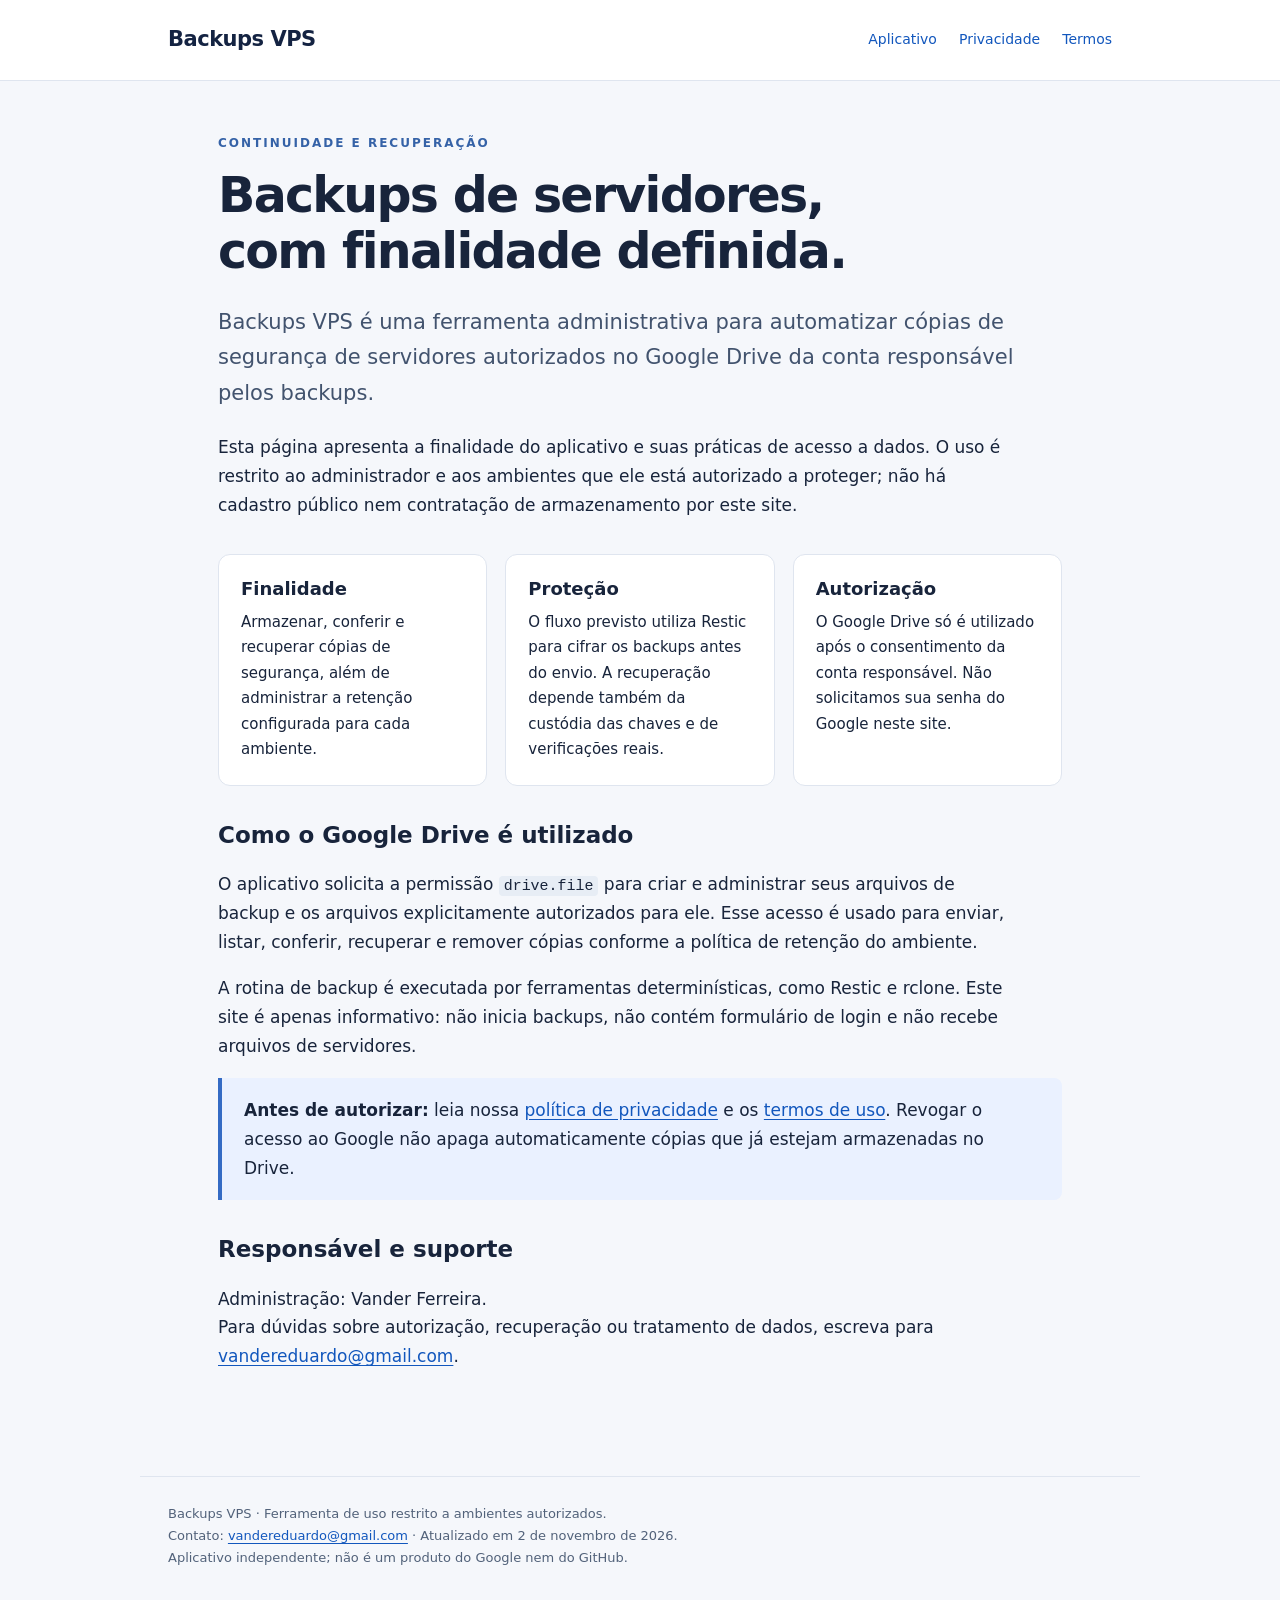
<file: index.html>
<!doctype html>
<html lang="pt-BR"><head><meta charset="utf-8"><meta name="viewport" content="width=device-width,initial-scale=1"><meta name="description" content="Informações do Backups VPS: finalidade, acesso ao Google Drive, privacidade e condições de uso."><meta name="referrer" content="strict-origin-when-cross-origin"><title>Aplicativo — Backups VPS</title><link rel="stylesheet" href="styles.css"></head>
<body><header><div class="bar"><a class="brand" href="index.html">Backups VPS</a><nav aria-label="Navegação principal"><a href="index.html">Aplicativo</a><a href="privacidade.html">Privacidade</a><a href="termos.html">Termos</a></nav></div></header><main class=""><div class="eyebrow">Continuidade e recuperação</div><h1>Backups de servidores,<br>com finalidade definida.</h1><p class="lead">Backups VPS é uma ferramenta administrativa para automatizar cópias de segurança de servidores autorizados no Google Drive da conta responsável pelos backups.</p><p>Esta página apresenta a finalidade do aplicativo e suas práticas de acesso a dados. O uso é restrito ao administrador e aos ambientes que ele está autorizado a proteger; não há cadastro público nem contratação de armazenamento por este site.</p><div class="grid"><section class="card"><h2>Finalidade</h2><p>Armazenar, conferir e recuperar cópias de segurança, além de administrar a retenção configurada para cada ambiente.</p></section><section class="card"><h2>Proteção</h2><p>O fluxo previsto utiliza Restic para cifrar os backups antes do envio. A recuperação depende também da custódia das chaves e de verificações reais.</p></section><section class="card"><h2>Autorização</h2><p>O Google Drive só é utilizado após o consentimento da conta responsável. Não solicitamos sua senha do Google neste site.</p></section></div><h2>Como o Google Drive é utilizado</h2><p>O aplicativo solicita a permissão <code>drive.file</code> para criar e administrar seus arquivos de backup e os arquivos explicitamente autorizados para ele. Esse acesso é usado para enviar, listar, conferir, recuperar e remover cópias conforme a política de retenção do ambiente.</p><p>A rotina de backup é executada por ferramentas determinísticas, como Restic e rclone. Este site é apenas informativo: não inicia backups, não contém formulário de login e não recebe arquivos de servidores.</p><div class="note"><strong>Antes de autorizar:</strong> leia nossa <a href="privacidade.html">política de privacidade</a> e os <a href="termos.html">termos de uso</a>. Revogar o acesso ao Google não apaga automaticamente cópias que já estejam armazenadas no Drive.</div><h2>Responsável e suporte</h2><p>Administração: Vander Ferreira.<br>Para dúvidas sobre autorização, recuperação ou tratamento de dados, escreva para <a href="mailto:vandereduardo@gmail.com">vandereduardo@gmail.com</a>.</p></main><footer>Backups VPS · Ferramenta de uso restrito a ambientes autorizados.<br>Contato: <a href="mailto:vandereduardo@gmail.com">vandereduardo@gmail.com</a> · Atualizado em 2 de novembro de 2026.<br>Aplicativo independente; não é um produto do Google nem do GitHub.</footer></body></html>
</file>
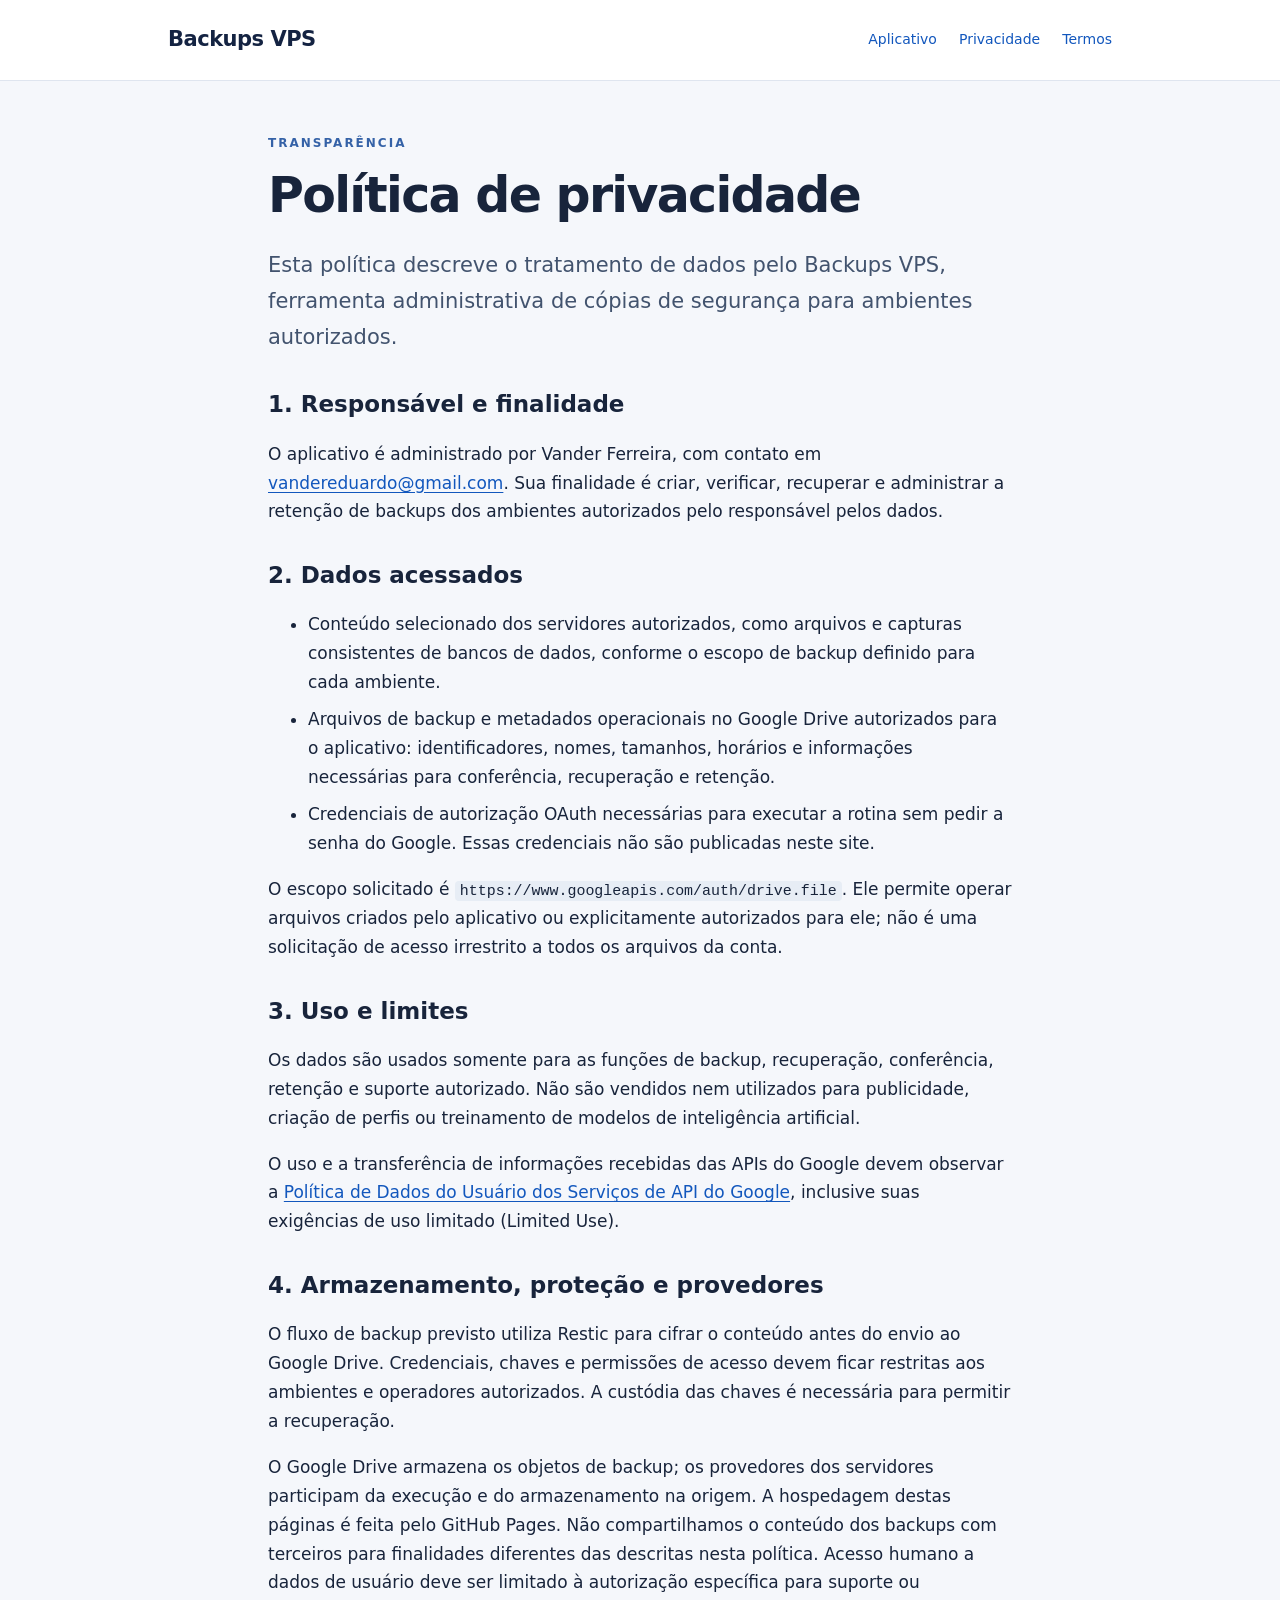
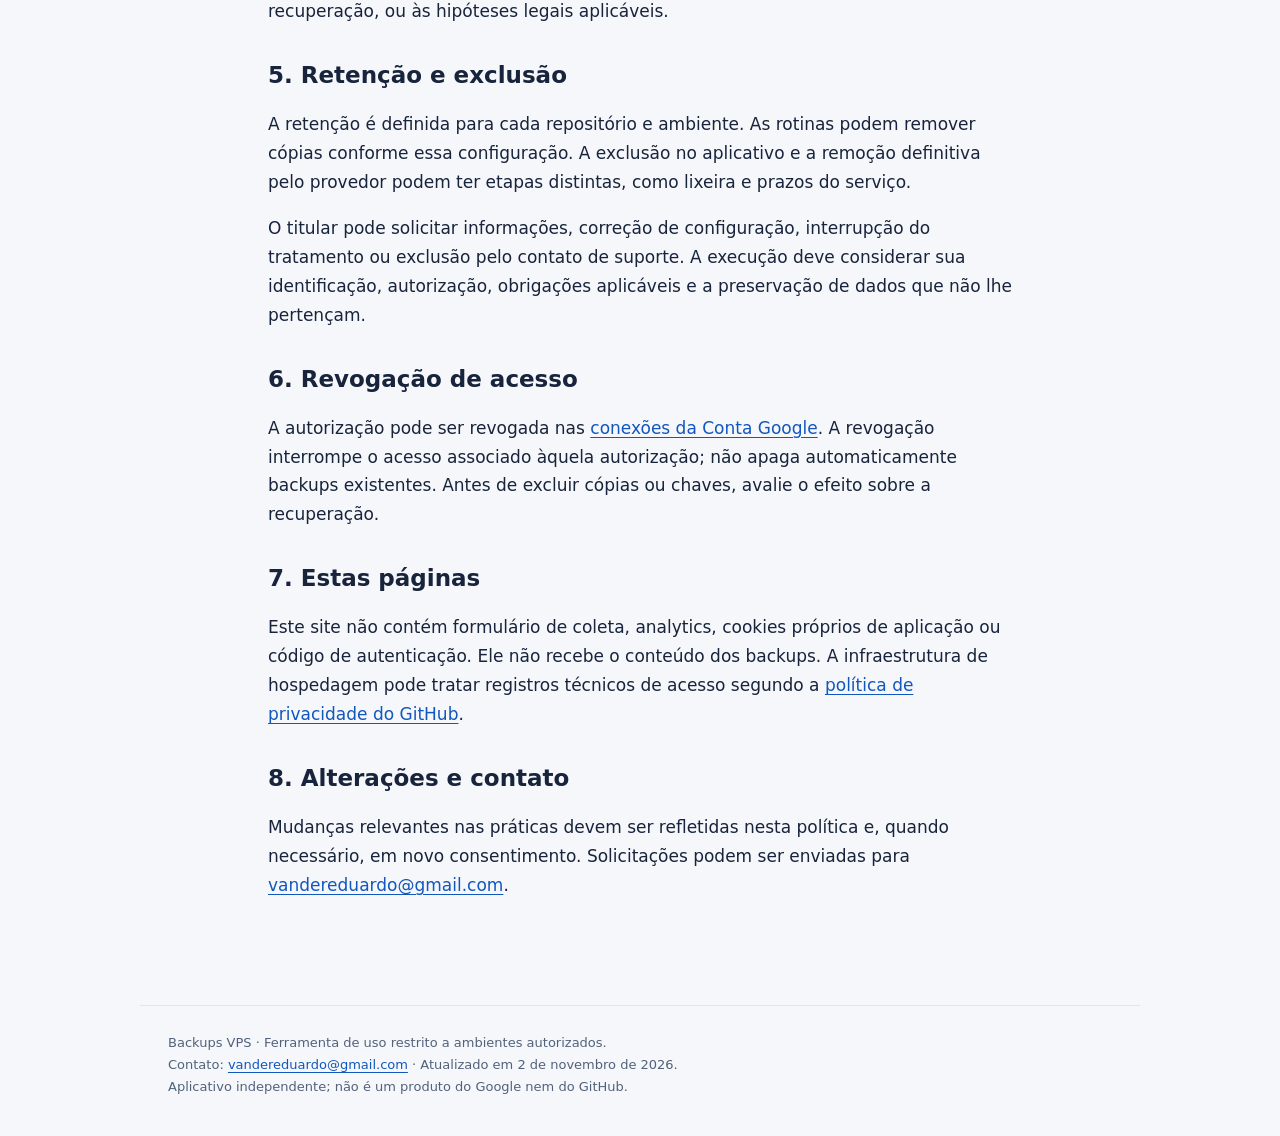
<file: privacidade.html>
<!doctype html>
<html lang="pt-BR"><head><meta charset="utf-8"><meta name="viewport" content="width=device-width,initial-scale=1"><meta name="description" content="Informações do Backups VPS: finalidade, acesso ao Google Drive, privacidade e condições de uso."><meta name="referrer" content="strict-origin-when-cross-origin"><title>Política de privacidade — Backups VPS</title><link rel="stylesheet" href="styles.css"></head>
<body><header><div class="bar"><a class="brand" href="index.html">Backups VPS</a><nav aria-label="Navegação principal"><a href="index.html">Aplicativo</a><a href="privacidade.html">Privacidade</a><a href="termos.html">Termos</a></nav></div></header><main class="legal"><div class="eyebrow">Transparência</div><h1>Política de privacidade</h1><p class="lead">Esta política descreve o tratamento de dados pelo Backups VPS, ferramenta administrativa de cópias de segurança para ambientes autorizados.</p><h2>1. Responsável e finalidade</h2><p>O aplicativo é administrado por Vander Ferreira, com contato em <a href="mailto:vandereduardo@gmail.com">vandereduardo@gmail.com</a>. Sua finalidade é criar, verificar, recuperar e administrar a retenção de backups dos ambientes autorizados pelo responsável pelos dados.</p><h2>2. Dados acessados</h2><ul><li>Conteúdo selecionado dos servidores autorizados, como arquivos e capturas consistentes de bancos de dados, conforme o escopo de backup definido para cada ambiente.</li><li>Arquivos de backup e metadados operacionais no Google Drive autorizados para o aplicativo: identificadores, nomes, tamanhos, horários e informações necessárias para conferência, recuperação e retenção.</li><li>Credenciais de autorização OAuth necessárias para executar a rotina sem pedir a senha do Google. Essas credenciais não são publicadas neste site.</li></ul><p>O escopo solicitado é <code>https://www.googleapis.com/auth/drive.file</code>. Ele permite operar arquivos criados pelo aplicativo ou explicitamente autorizados para ele; não é uma solicitação de acesso irrestrito a todos os arquivos da conta.</p><h2>3. Uso e limites</h2><p>Os dados são usados somente para as funções de backup, recuperação, conferência, retenção e suporte autorizado. Não são vendidos nem utilizados para publicidade, criação de perfis ou treinamento de modelos de inteligência artificial.</p><p>O uso e a transferência de informações recebidas das APIs do Google devem observar a <a href="https://developers.google.com/terms/api-services-user-data-policy" rel="noopener noreferrer">Política de Dados do Usuário dos Serviços de API do Google</a>, inclusive suas exigências de uso limitado (Limited Use).</p><h2>4. Armazenamento, proteção e provedores</h2><p>O fluxo de backup previsto utiliza Restic para cifrar o conteúdo antes do envio ao Google Drive. Credenciais, chaves e permissões de acesso devem ficar restritas aos ambientes e operadores autorizados. A custódia das chaves é necessária para permitir a recuperação.</p><p>O Google Drive armazena os objetos de backup; os provedores dos servidores participam da execução e do armazenamento na origem. A hospedagem destas páginas é feita pelo GitHub Pages. Não compartilhamos o conteúdo dos backups com terceiros para finalidades diferentes das descritas nesta política. Acesso humano a dados de usuário deve ser limitado à autorização específica para suporte ou recuperação, ou às hipóteses legais aplicáveis.</p><h2>5. Retenção e exclusão</h2><p>A retenção é definida para cada repositório e ambiente. As rotinas podem remover cópias conforme essa configuração. A exclusão no aplicativo e a remoção definitiva pelo provedor podem ter etapas distintas, como lixeira e prazos do serviço.</p><p>O titular pode solicitar informações, correção de configuração, interrupção do tratamento ou exclusão pelo contato de suporte. A execução deve considerar sua identificação, autorização, obrigações aplicáveis e a preservação de dados que não lhe pertençam.</p><h2>6. Revogação de acesso</h2><p>A autorização pode ser revogada nas <a href="https://myaccount.google.com/connections" rel="noopener noreferrer">conexões da Conta Google</a>. A revogação interrompe o acesso associado àquela autorização; não apaga automaticamente backups existentes. Antes de excluir cópias ou chaves, avalie o efeito sobre a recuperação.</p><h2>7. Estas páginas</h2><p>Este site não contém formulário de coleta, analytics, cookies próprios de aplicação ou código de autenticação. Ele não recebe o conteúdo dos backups. A infraestrutura de hospedagem pode tratar registros técnicos de acesso segundo a <a href="https://docs.github.com/en/site-policy/privacy-policies/github-general-privacy-statement" rel="noopener noreferrer">política de privacidade do GitHub</a>.</p><h2>8. Alterações e contato</h2><p>Mudanças relevantes nas práticas devem ser refletidas nesta política e, quando necessário, em novo consentimento. Solicitações podem ser enviadas para <a href="mailto:vandereduardo@gmail.com">vandereduardo@gmail.com</a>.</p></main><footer>Backups VPS · Ferramenta de uso restrito a ambientes autorizados.<br>Contato: <a href="mailto:vandereduardo@gmail.com">vandereduardo@gmail.com</a> · Atualizado em 2 de novembro de 2026.<br>Aplicativo independente; não é um produto do Google nem do GitHub.</footer></body></html>
</file>
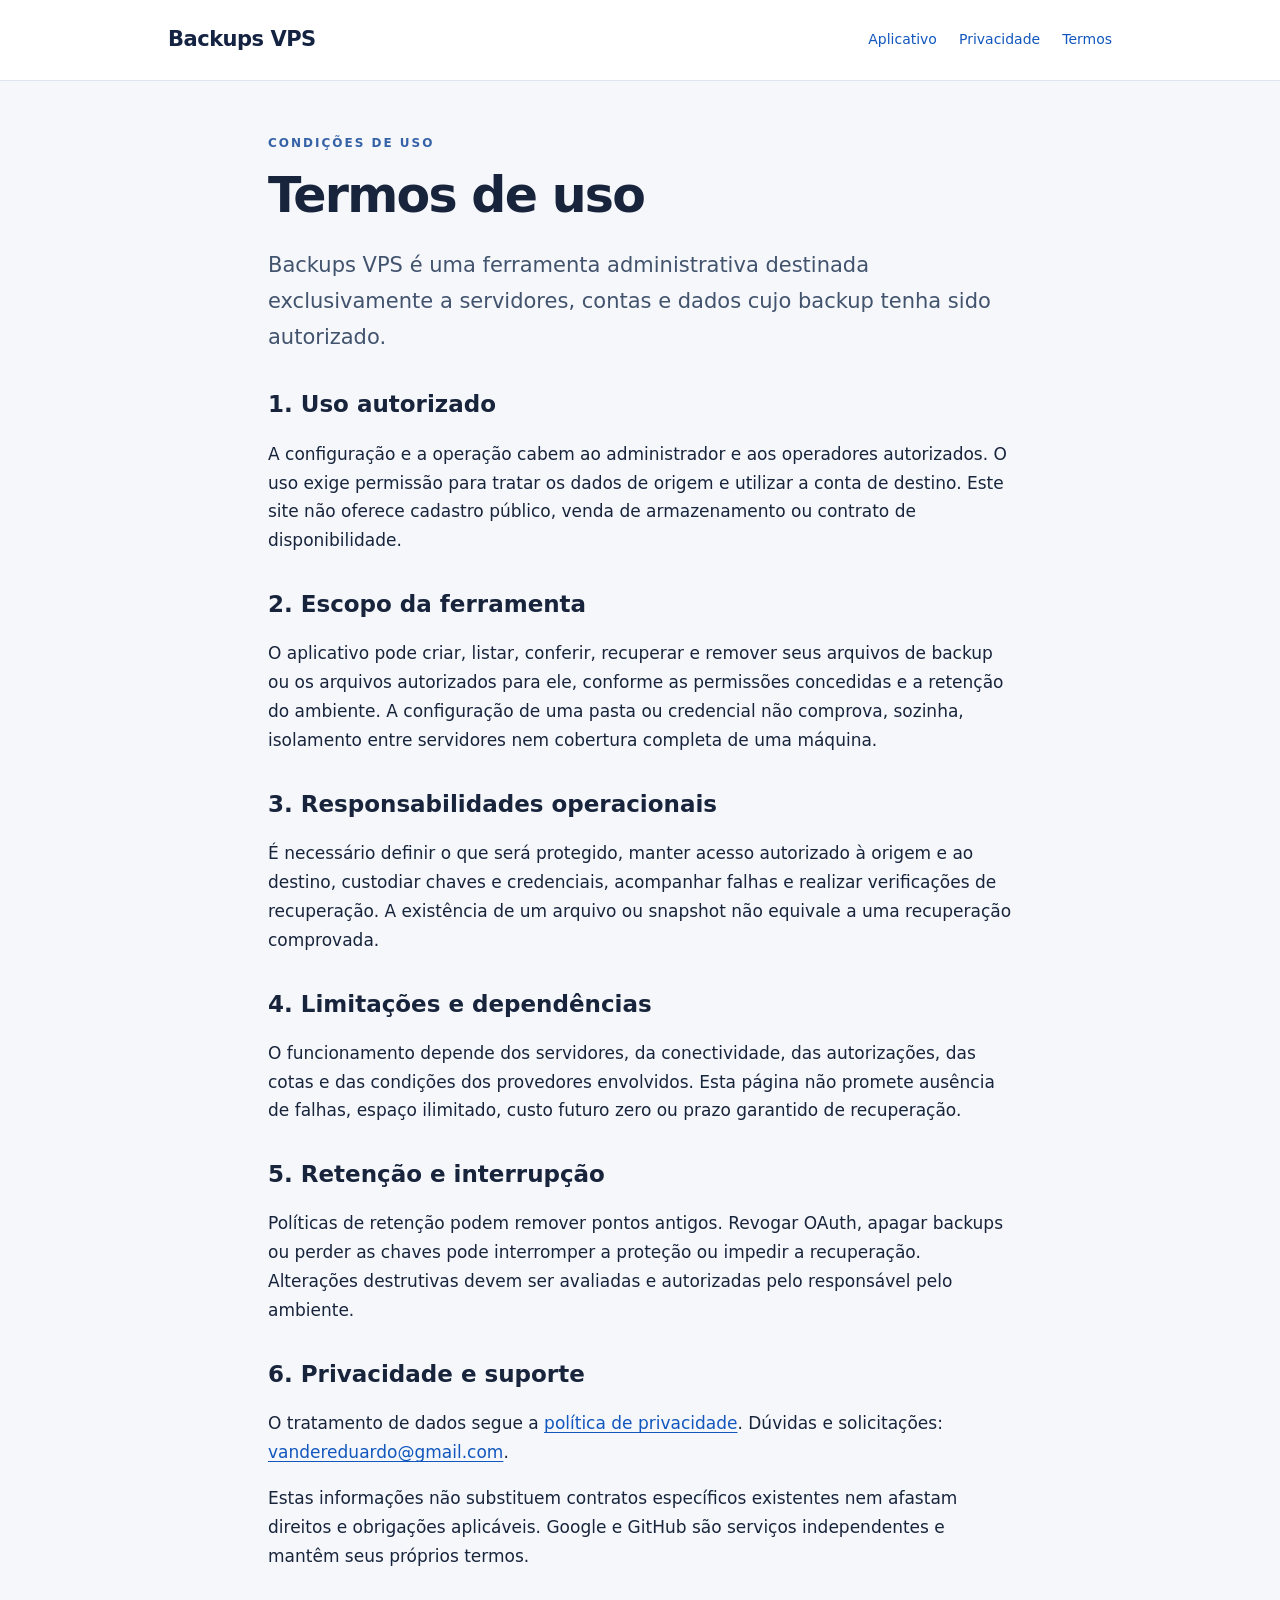
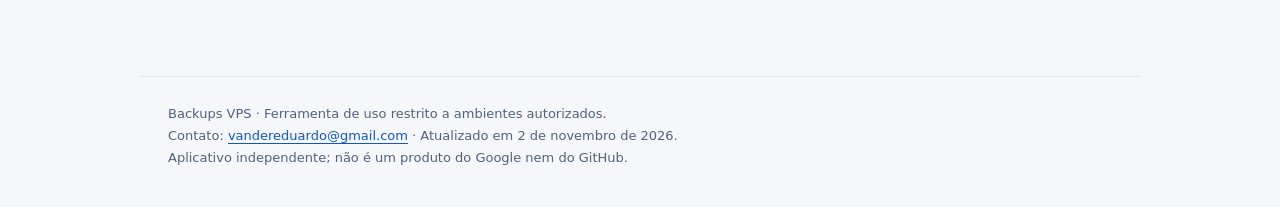
<file: termos.html>
<!doctype html>
<html lang="pt-BR"><head><meta charset="utf-8"><meta name="viewport" content="width=device-width,initial-scale=1"><meta name="description" content="Informações do Backups VPS: finalidade, acesso ao Google Drive, privacidade e condições de uso."><meta name="referrer" content="strict-origin-when-cross-origin"><title>Termos de uso — Backups VPS</title><link rel="stylesheet" href="styles.css"></head>
<body><header><div class="bar"><a class="brand" href="index.html">Backups VPS</a><nav aria-label="Navegação principal"><a href="index.html">Aplicativo</a><a href="privacidade.html">Privacidade</a><a href="termos.html">Termos</a></nav></div></header><main class="legal"><div class="eyebrow">Condições de uso</div><h1>Termos de uso</h1><p class="lead">Backups VPS é uma ferramenta administrativa destinada exclusivamente a servidores, contas e dados cujo backup tenha sido autorizado.</p><h2>1. Uso autorizado</h2><p>A configuração e a operação cabem ao administrador e aos operadores autorizados. O uso exige permissão para tratar os dados de origem e utilizar a conta de destino. Este site não oferece cadastro público, venda de armazenamento ou contrato de disponibilidade.</p><h2>2. Escopo da ferramenta</h2><p>O aplicativo pode criar, listar, conferir, recuperar e remover seus arquivos de backup ou os arquivos autorizados para ele, conforme as permissões concedidas e a retenção do ambiente. A configuração de uma pasta ou credencial não comprova, sozinha, isolamento entre servidores nem cobertura completa de uma máquina.</p><h2>3. Responsabilidades operacionais</h2><p>É necessário definir o que será protegido, manter acesso autorizado à origem e ao destino, custodiar chaves e credenciais, acompanhar falhas e realizar verificações de recuperação. A existência de um arquivo ou snapshot não equivale a uma recuperação comprovada.</p><h2>4. Limitações e dependências</h2><p>O funcionamento depende dos servidores, da conectividade, das autorizações, das cotas e das condições dos provedores envolvidos. Esta página não promete ausência de falhas, espaço ilimitado, custo futuro zero ou prazo garantido de recuperação.</p><h2>5. Retenção e interrupção</h2><p>Políticas de retenção podem remover pontos antigos. Revogar OAuth, apagar backups ou perder as chaves pode interromper a proteção ou impedir a recuperação. Alterações destrutivas devem ser avaliadas e autorizadas pelo responsável pelo ambiente.</p><h2>6. Privacidade e suporte</h2><p>O tratamento de dados segue a <a href="privacidade.html">política de privacidade</a>. Dúvidas e solicitações: <a href="mailto:vandereduardo@gmail.com">vandereduardo@gmail.com</a>.</p><p>Estas informações não substituem contratos específicos existentes nem afastam direitos e obrigações aplicáveis. Google e GitHub são serviços independentes e mantêm seus próprios termos.</p></main><footer>Backups VPS · Ferramenta de uso restrito a ambientes autorizados.<br>Contato: <a href="mailto:vandereduardo@gmail.com">vandereduardo@gmail.com</a> · Atualizado em 2 de novembro de 2026.<br>Aplicativo independente; não é um produto do Google nem do GitHub.</footer></body></html>
</file>
<file: styles.css>
*{box-sizing:border-box}html{color-scheme:light}body{margin:0;background:#f5f7fb;color:#18243b;font:17px/1.7 system-ui,-apple-system,BlinkMacSystemFont,"Segoe UI",sans-serif}a{color:#1257bd;text-underline-offset:3px}a:focus-visible{outline:3px solid #b47d00;outline-offset:5px}header{background:#fff;border-bottom:1px solid #dfe5ef}.bar{max-width:1000px;margin:auto;padding:22px 28px;display:flex;align-items:center;justify-content:space-between;gap:18px;flex-wrap:wrap}.brand{font-size:21px;font-weight:800;color:#142342;text-decoration:none;letter-spacing:-.5px}nav{display:flex;gap:22px;flex-wrap:wrap}nav a{font-size:14px;text-decoration:none}main{max-width:900px;margin:52px auto;padding:0 28px 36px}.eyebrow{font-size:12px;font-weight:800;letter-spacing:2px;color:#3562a7;text-transform:uppercase}h1{font-size:clamp(32px,6vw,49px);line-height:1.15;letter-spacing:-1.7px;margin:15px 0 24px}h2{font-size:23px;line-height:1.35;margin-top:34px}p,li{max-width:74ch}.lead{font-size:21px;color:#42536e}.note{background:#eaf1ff;border-left:4px solid #346bc4;padding:18px 22px;border-radius:0 8px 8px 0}.grid{display:grid;grid-template-columns:repeat(3,minmax(0,1fr));gap:18px;margin:34px 0}.card{background:white;border:1px solid #dfe5ef;border-radius:12px;padding:22px}.card h2{font-size:18px;margin:0 0 9px}.card p{font-size:15px;margin:0}.button{display:inline-block;background:#174d9d;color:white;padding:11px 19px;border-radius:7px;text-decoration:none;font-weight:650}.muted{color:#52627a;font-size:14px}footer{max-width:1000px;padding:26px 28px 38px;margin:auto;border-top:1px solid #dfe5ef;color:#52627a;font-size:13px}.legal{max-width:800px}code{font-size:.88em;background:#e7edf5;padding:2px 5px;border-radius:4px;overflow-wrap:anywhere}li{margin-bottom:8px}@media(max-width:650px){.grid{grid-template-columns:1fr}main{margin-top:32px}.bar{padding:18px 22px}main{padding-left:22px;padding-right:22px}nav{gap:16px}}
</file>
